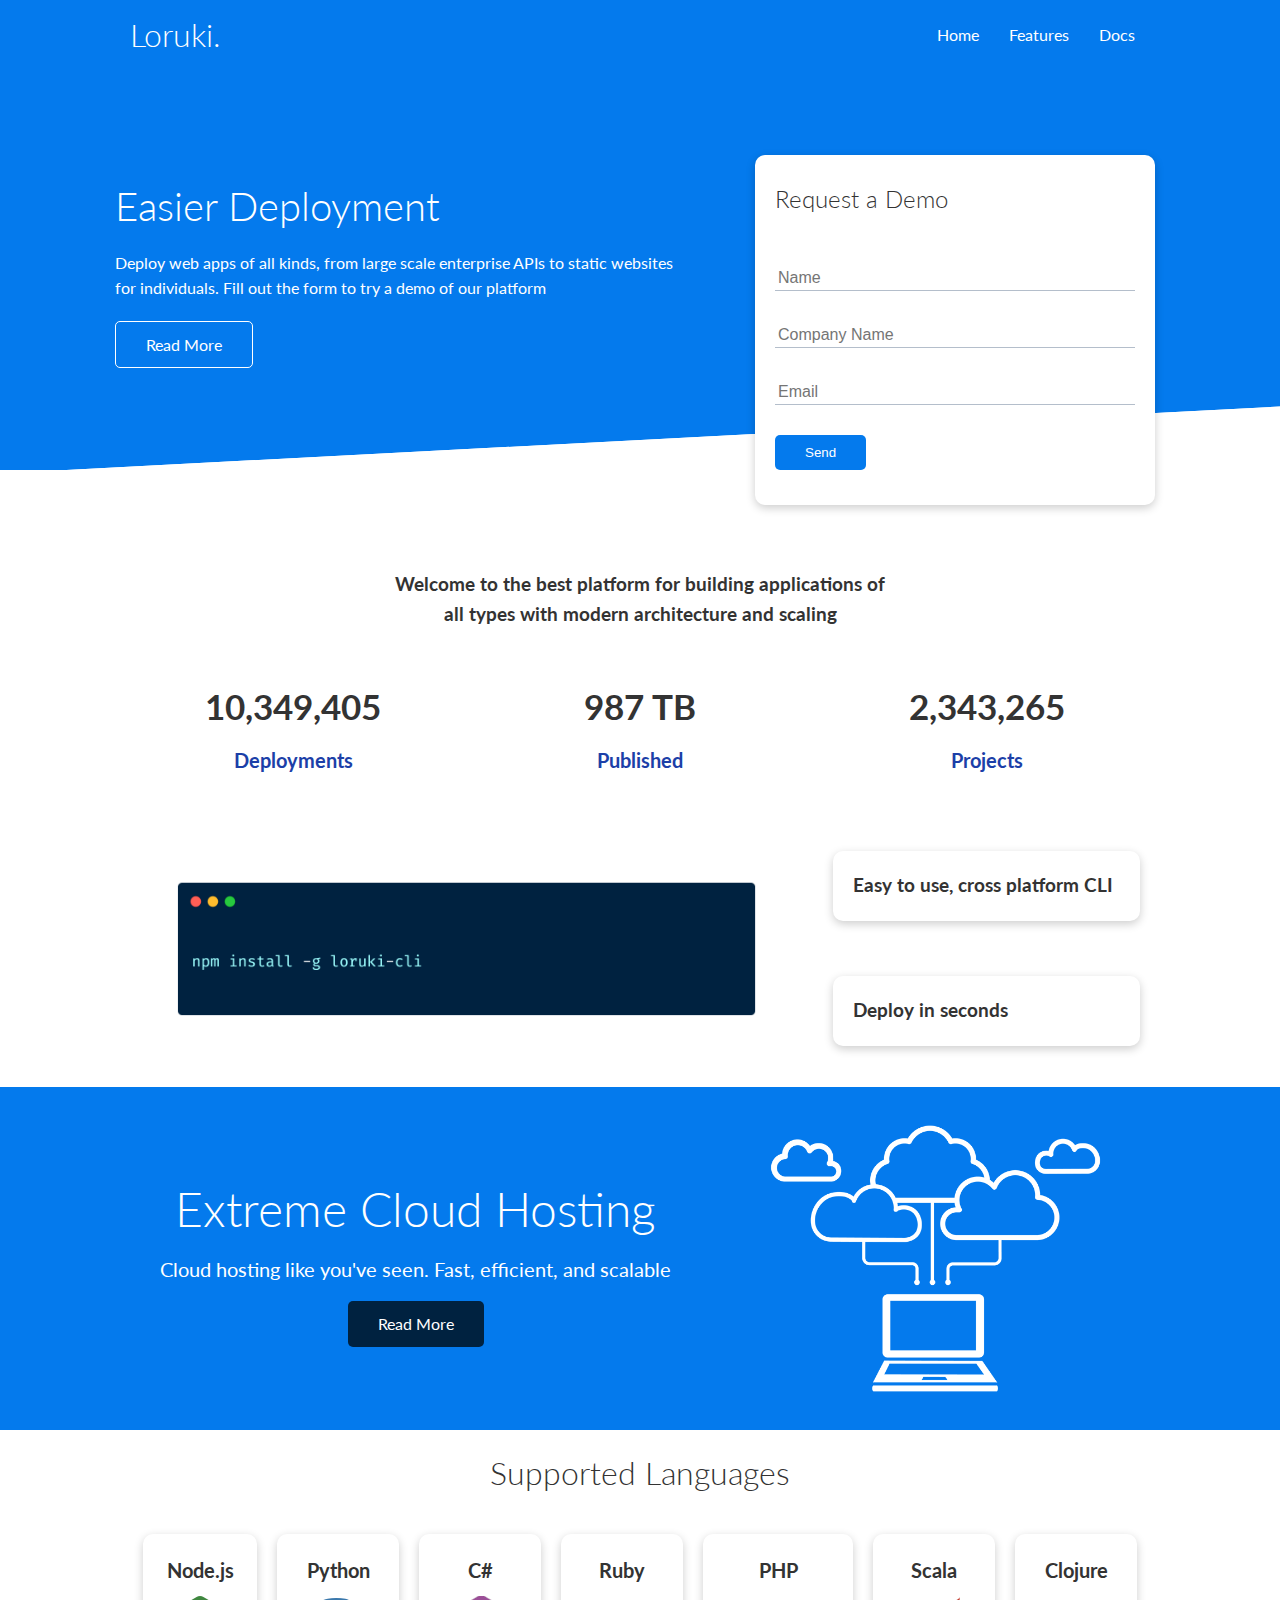
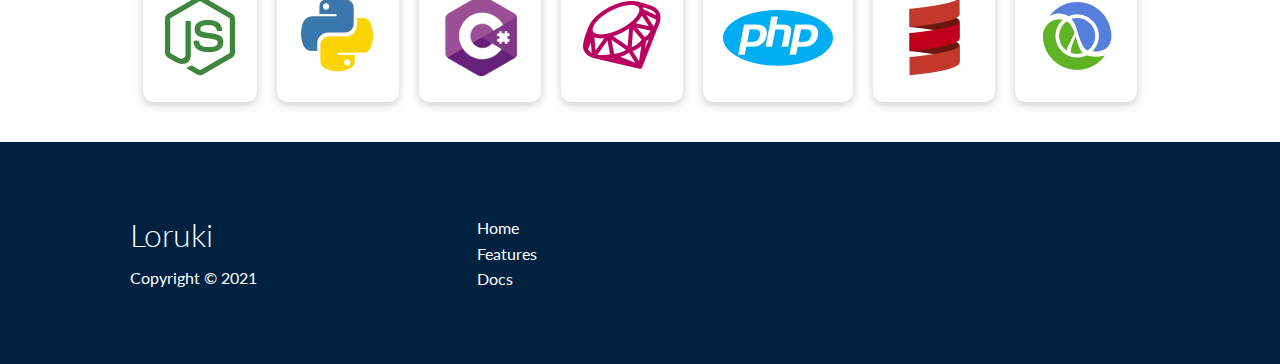
<file: index.html>
<!DOCTYPE html>
<html lang="en">
<head>
    <meta charset="UTF-8">
    <meta http-equiv="X-UA-Compatible" content="IE=edge">
    <meta name="viewport" content="width=device-width, initial-scale=1.0">
    <link rel="stylesheet" href="https://cdnjs.cloudflare.com/ajax/libs/font-awesome/5.15.3/css/all.min.css" integrity="sha512-iBBXm8fW90+nuLcSKlbmrPcLa0OT92xO1BIsZ+ywDWZCvqsWgccV3gFoRBv0z+8dLJgyAHIhR35VZc2oM/gI1w==" crossorigin="anonymous" referrerpolicy="no-referrer" /> <!-- It allows you to import icons from font awesome-->
    <link rel="stylesheet" href="css/style.css">
    <link rel="stylesheet" href="css/utilities.css">
    <title>Loruki | Cloud Hosting For Everyone</title>
</head>
<body>
  <!-- Navbar-->
  <div class="navbar">
      <div class="container flex">
          <h1 class="logo">Loruki.</h1>
          <nav>
              <ul>
                  <li><a href="index.html">Home</a></li>
                  <li><a href="features.html">Features</a></li>
                  <li><a href="docs.html">Docs</a></li>
              </ul>
          </nav>
      </div>
  </div>  

  <!-- Showcase -->
  <section class="showcase">
      <div class="container grid">
          <div class="showcase-text">
              <h1>Easier Deployment</h1>
              <p>Deploy web apps of all kinds, from large scale enterprise APIs to static websites for individuals. Fill out the form to try a demo of our platform</p>
              <a href="features.html" class="btn btn-outline">Read More</a>
          </div>

          <div class="showcase-form card">
              <h2>Request a Demo</h2>
              <form name="contact" method="POST" netlify-honeypot="bot-field" data-netlify="true">
                <input type="hidden" name="form-name" value="contact">
                <p class="hidden">
                    <label>Don’t fill this out if you’re human: <input name="bot-field" /></label>
                  </p>
                  <div class="form-control">
                      <input type="text" name="name" placeholder="Name" required>
                  </div>
                  <div class="form-control">
                      <input type="text" name="company" placeholder="Company Name" required>
                  </div>
                  <div class="form-control">
                      <input type="email" name="email" placeholder="Email" required>
                  </div>
                  <input type="submit" value="Send" class="btn btn-primary">
              </form>
          </div>
      </div>
  </section>

  <!-- Stats -->
  <section class="stats">
      <div class="container">
          <h3 class="stats-heading text-center my-1">
              Welcome to the best platform for building applications of all types with modern architecture and scaling
          </h3>

          <div class="grid grid-3 text-center my-4">
              <div>
                  <i class="fas fa-server fa-3x"></i> <!-- Syntax to import icons from font awesome -->
                  <h3>10,349,405</h3>
                  <p class="text-secondary">Deployments</p>
              </div>
              <div><i class="fas fa-upload fa-3x"></i>
                <h3>987 TB</h3>
                <p class="text-secondary">Published</p></div>
              <div>
                <i class="fas fa-project-diagram fa-3x"></i>
                <h3>2,343,265</h3>
                <p class="text-secondary">Projects</p>
              </div>
          </div>
      </div>
  </section>

  <!-- Cli -->
  <section class="cli">
      <div class="container grid">
        <img src="./images/cli.png" alt="image of the terminal running code">
        <div class="card">
            <h3>Easy to use, cross platform CLI</h3>
        </div>
        <div class="card">
            <h3>Deploy in seconds</h3>
        </div>
      </div>
    </section>

    <!-- Cloud -->
    <section class="cloud bg-primary my-2 py-2">
        <div class="container grid">
            <div class="text-center">
                <h2 class="lg">Extreme Cloud Hosting</h2>
                <p class="lead my-1">Cloud hosting like you've seen. Fast, efficient, and scalable</p>
                <a href="features.html" class="btn btn-dark">Read More</a>
            </div>
            <img src="./images/cloud.png" alt="">
        </div>
    </section>

    <!-- Languages-->
    <section class="languages">
        <h2 class="md text-center my-2">
            Supported Languages
        </h2>

        <div class="container flex">
            <div class="card">
                <h4>Node.js</h4>
                <img src="./images/logos/node.png" alt="">
            </div>
            <div class="card">
                <h4>Python</h4>
                <img src="./images/logos/python.png" alt="">
            </div>
            <div class="card">
                <h4>C#</h4>
                <img src="./images/logos/csharp.png" alt="">
            </div>
            <div class="card">
                <h4>Ruby</h4>
                <img src="./images/logos/ruby.png" alt="">
            </div>
            <div class="card">
                <h4>PHP</h4>
                <img src="./images/logos/php.png" alt="">
            </div>
            <div class="card">
                <h4>Scala</h4>
                <img src="./images/logos/scala.png" alt="">
            </div>
            <div class="card">
                <h4>Clojure</h4>
                <img src="./images/logos/clojure.png" alt="">
            </div>
        </div>
    </section>

    <!-- Footer -->
    <footer class="footer bg-dark py-5">
        <div class="container grid grid-3">
            <div>
                <h1>Loruki</h1>
                <p>Copyright &copy; 2021</p>
            </div>
            <nav>
                <ul>
                    <li><a href="index.html">Home</a></li>
                    <li><a href="features.html">Features</a></li>
                    <li><a href="docs.html">Docs</a></li>
                </ul>
            </nav>
            <div class="social">
                <a href="#"><i class="fab fa-github fa-2x"></i></a>
                <a href="#"><i class="fab fa-facebook fa-2x"></i></a>
                <a href="#"><i class="fab fa-instagram fa-2x"></i></a>
                <a href="#"><i class="fab fa-twitter fa-2x"></i></a>
            </div>
        </div>
    </footer>
</body>
</html>
</file>
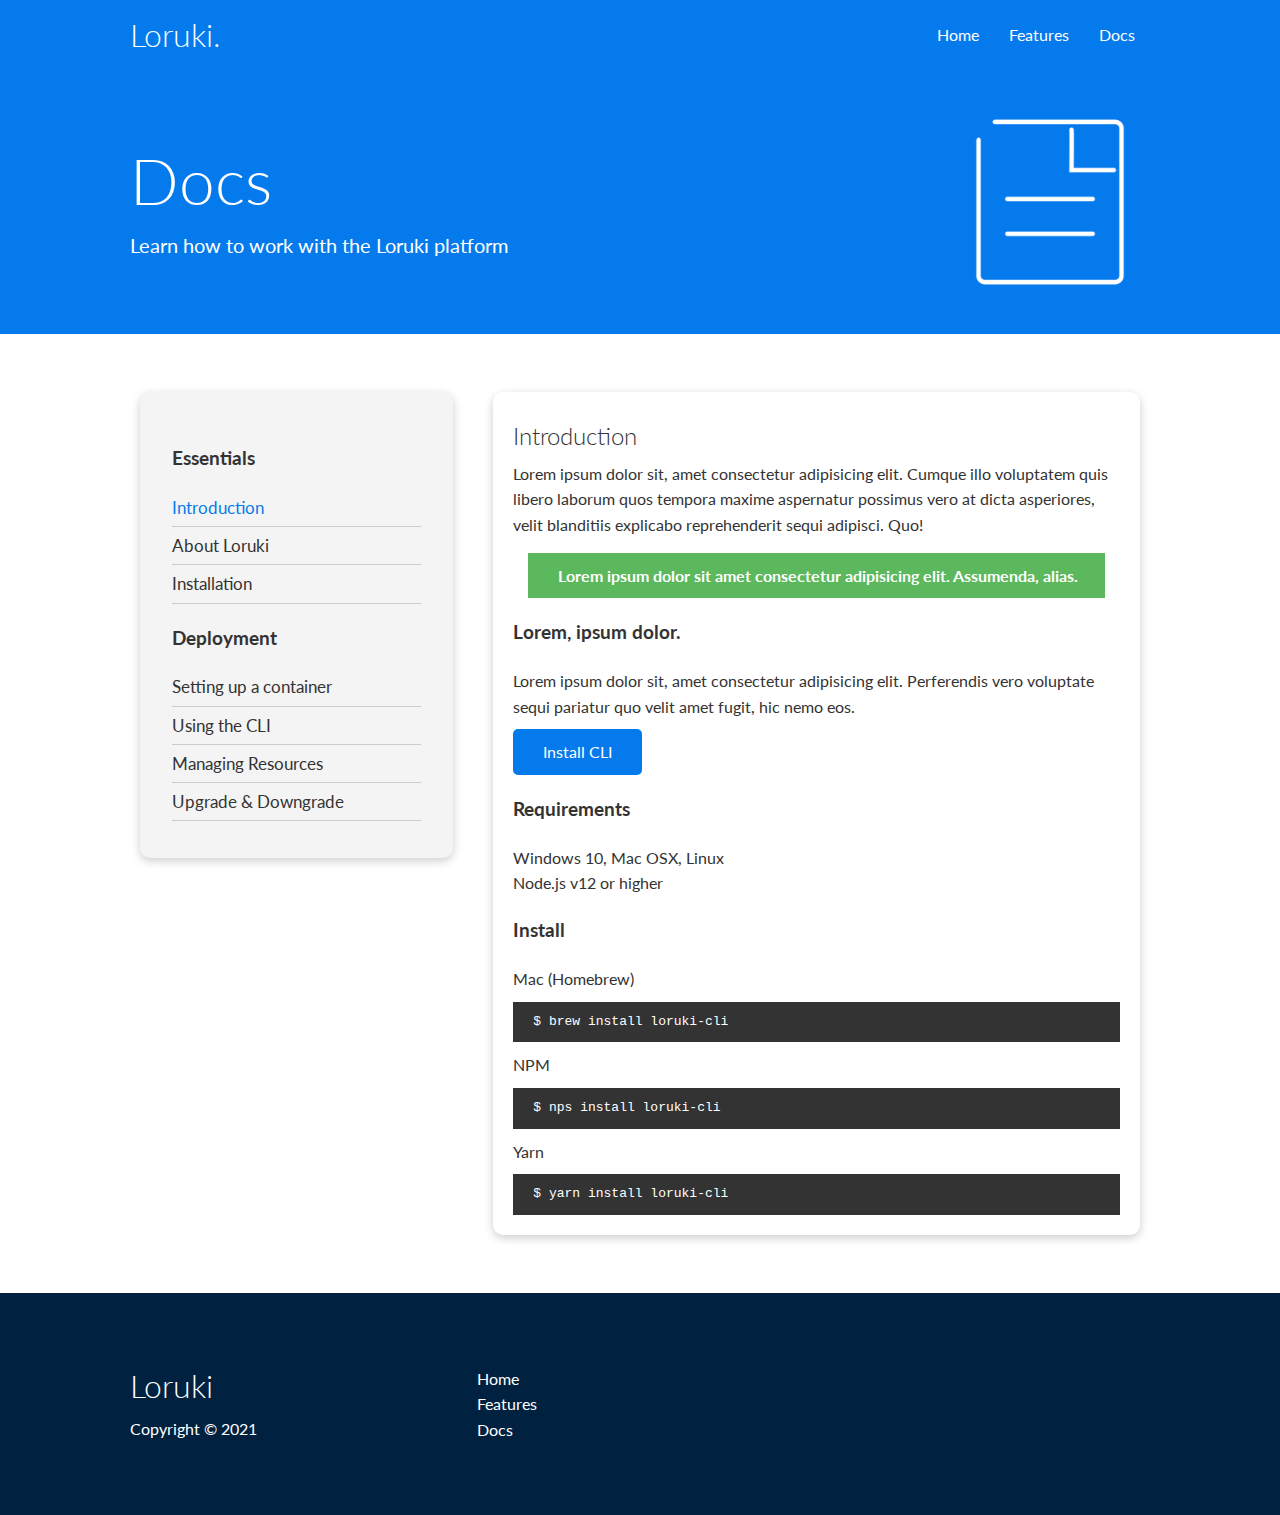
<file: docs.html>
<!DOCTYPE html>
<html lang="en">
<head>
    <meta charset="UTF-8">
    <meta http-equiv="X-UA-Compatible" content="IE=edge">
    <meta name="viewport" content="width=device-width, initial-scale=1.0">
    <link rel="stylesheet" href="https://cdnjs.cloudflare.com/ajax/libs/font-awesome/5.15.3/css/all.min.css" integrity="sha512-iBBXm8fW90+nuLcSKlbmrPcLa0OT92xO1BIsZ+ywDWZCvqsWgccV3gFoRBv0z+8dLJgyAHIhR35VZc2oM/gI1w==" crossorigin="anonymous" referrerpolicy="no-referrer" /> <!-- It allows you to import icons from font awesome-->
    <link rel="stylesheet" href="css/style.css">
    <link rel="stylesheet" href="css/utilities.css">
    <title>Loruki | Cloud Hosting For Everyone</title>
</head>
<body>
  <!-- Navbar-->
  <div class="navbar">
      <div class="container flex">
          <h1 class="logo">Loruki.</h1>
          <nav>
              <ul>
                  <li><a href="index.html">Home</a></li>
                  <li><a href="features.html">Features</a></li>
                  <li><a href="docs.html">Docs</a></li>
              </ul>
          </nav>
      </div>
  </div> 
  
    <!-- Head -->
    <section class="docs-head bg-primary py-3">
        <div class="container grid">
            <div>
                <h1 class="xl">Docs</h1>
                <p class="lead">
                    Learn how to work with the Loruki platform
                </p>
            </div>
            <img src="images/docs.png" alt="">
        </div>
    </section>

   <!-- Docs Main -->
   <section class="docs-main my-4">
       <div class="container grid">
           <div class="card bg-light p-3">
               <h3 class="my-2">Essentials</h3>
               <nav>
                   <ul>
                       <li><a class="text-primary" href="#">Introduction</a></li>
                       <li><a href="#">About Loruki</a></li>
                       <li><a href="#">Installation</a></li>
                   </ul>
               </nav>

               <h3 class="my-2">Deployment</h3>
               <nav>
                   <ul>
                       <li><a href="#">Setting up a container</a></li>
                       <li><a href="#">Using the CLI</a></li>
                       <li><a href="#">Managing Resources</a></li>
                       <li><a href="#">Upgrade & Downgrade</a></li>
                   </ul>
               </nav>
           </div>
           <div class="card">
               <h2>Introduction</h2>
               <p>Lorem ipsum dolor sit, amet consectetur adipisicing elit. Cumque illo voluptatem quis libero laborum quos tempora maxime aspernatur possimus vero at dicta asperiores, velit blanditiis explicabo reprehenderit sequi adipisci. Quo!</p>
               <div class="alert alert-success">
                   <i class="fas fa-info"></i>
                   Lorem ipsum dolor sit amet consectetur adipisicing elit. Assumenda, alias.
               </div>
               <h3>Lorem, ipsum dolor.</h3>
               <p>Lorem ipsum dolor sit, amet consectetur adipisicing elit. Perferendis vero voluptate sequi pariatur quo velit amet fugit, hic nemo eos.</p>
               <a href="#" class="btn btn-primary">Install CLI</a>
               <h3>Requirements</h3>
               <ul>
                   <li>Windows 10, Mac OSX, Linux</li>
                   <li>Node.js v12 or higher</li>
               </ul>

               <h3>Install</h3>
               <p>Mac (Homebrew)</p>
               <pre><code>$ brew install loruki-cli</code></pre>
               <p>NPM</p>
               <pre><code>$ nps install loruki-cli</code></pre>
               <p>Yarn</p>
               <pre><code>$ yarn install loruki-cli</code></pre>
           </div>
       </div>
   </section>

    <!-- Footer -->
    <footer class="footer bg-dark py-5">
        <div class="container grid grid-3">
            <div>
                <h1>Loruki</h1>
                <p>Copyright &copy; 2021</p>
            </div>
            <nav>
                <ul>
                    <li><a href="index.html">Home</a></li>
                    <li><a href="features.html">Features</a></li>
                    <li><a href="docs.html">Docs</a></li>
                </ul>
            </nav>
            <div class="social">
                <a href="#"><i class="fab fa-github fa-2x"></i></a>
                <a href="#"><i class="fab fa-facebook fa-2x"></i></a>
                <a href="#"><i class="fab fa-instagram fa-2x"></i></a>
                <a href="#"><i class="fab fa-twitter fa-2x"></i></a>
            </div>
        </div>
    </footer>
</body>
</html>
</file>
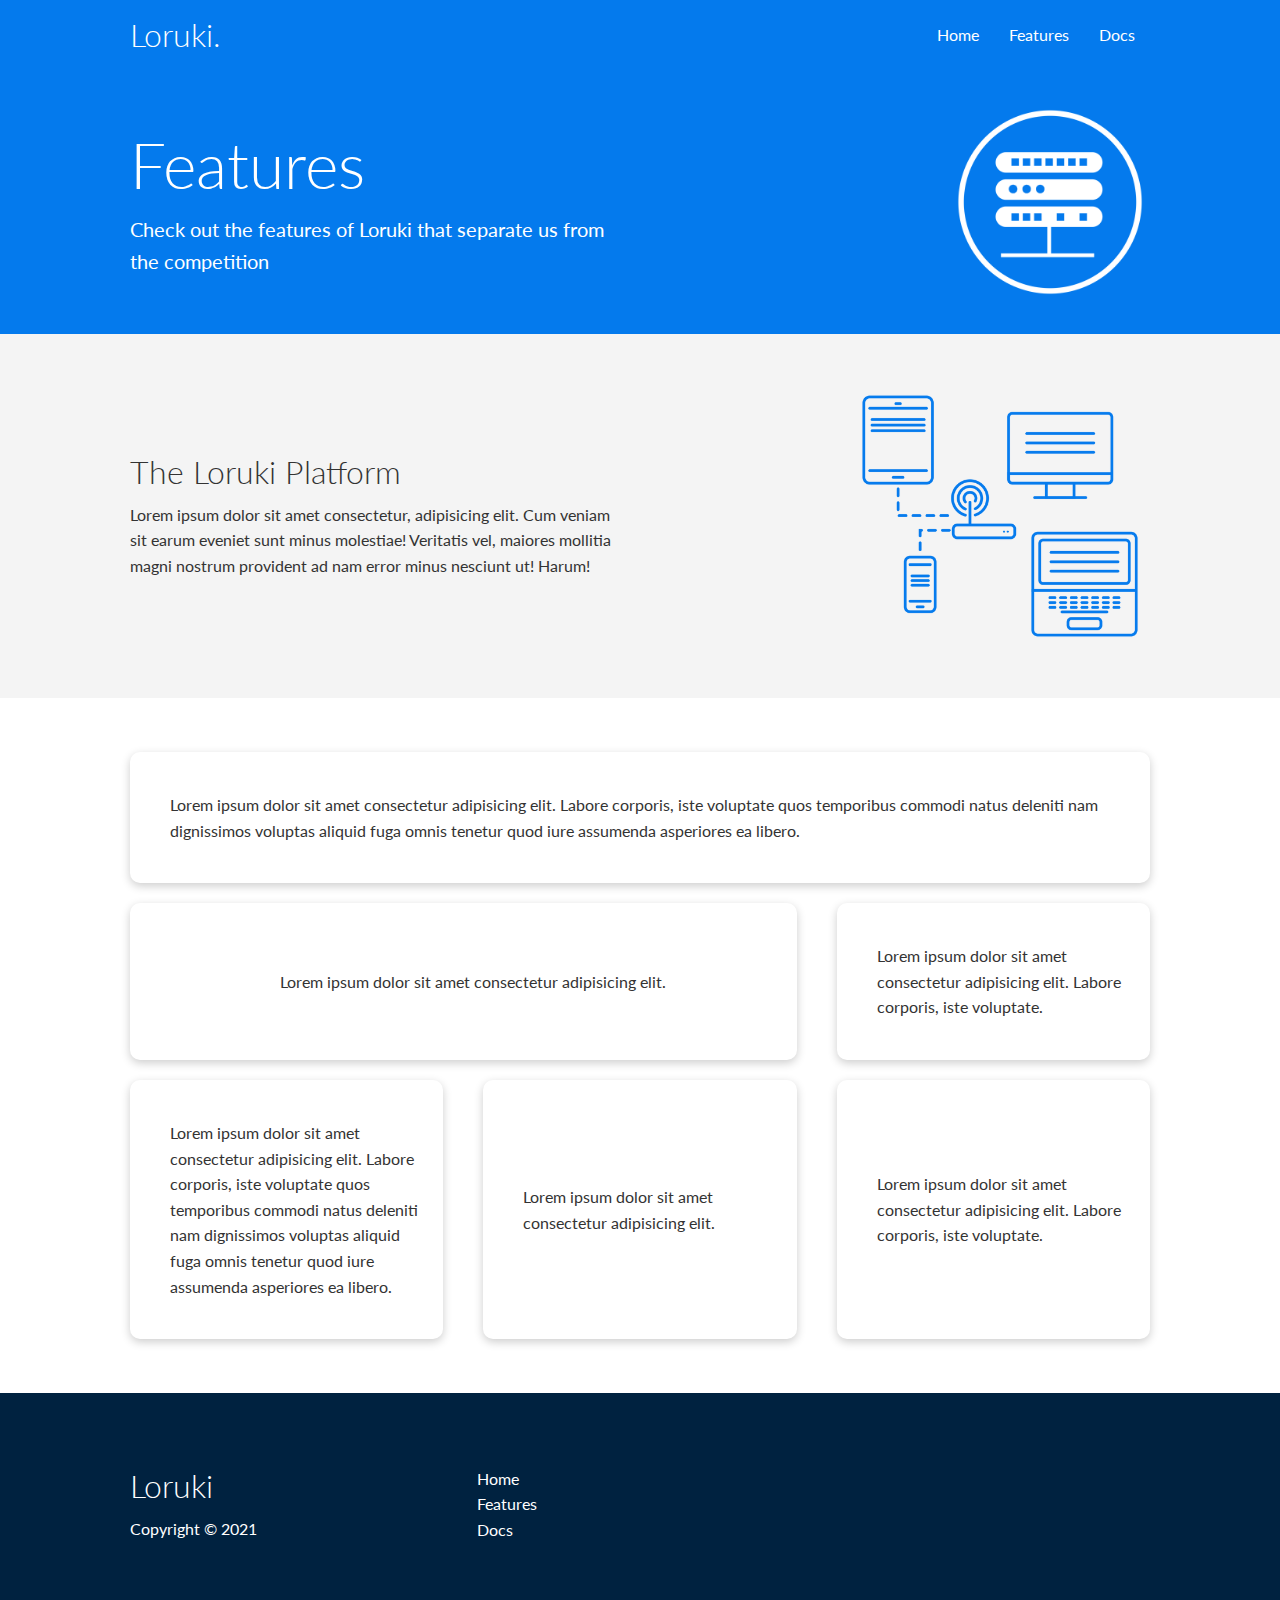
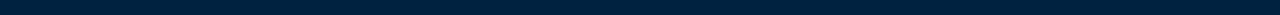
<file: features.html>
<!DOCTYPE html>
<html lang="en">
<head>
    <meta charset="UTF-8">
    <meta http-equiv="X-UA-Compatible" content="IE=edge">
    <meta name="viewport" content="width=device-width, initial-scale=1.0">
    <link rel="stylesheet" href="https://cdnjs.cloudflare.com/ajax/libs/font-awesome/5.15.3/css/all.min.css" integrity="sha512-iBBXm8fW90+nuLcSKlbmrPcLa0OT92xO1BIsZ+ywDWZCvqsWgccV3gFoRBv0z+8dLJgyAHIhR35VZc2oM/gI1w==" crossorigin="anonymous" referrerpolicy="no-referrer" /> <!-- It allows you to import icons from font awesome-->
    <link rel="stylesheet" href="css/style.css">
    <link rel="stylesheet" href="css/utilities.css">
    <title>Loruki | Cloud Hosting For Everyone</title>
</head>
<body>
  <!-- Navbar-->
  <div class="navbar">
      <div class="container flex">
          <h1 class="logo">Loruki.</h1>
          <nav>
              <ul>
                  <li><a href="index.html">Home</a></li>
                  <li><a href="features.html">Features</a></li>
                  <li><a href="docs.html">Docs</a></li>
              </ul>
          </nav>
      </div>
  </div> 
  
    <!-- Head -->
    <section class="features-head bg-primary py-3">
        <div class="container grid">
            <div>
                <h1 class="xl">Features</h1>
                <p class="lead">
                    Check out the features of Loruki that separate us from the competition
                </p>
            </div>
            <img src="images/server.png" alt="">
        </div>
    </section>

    <!-- Sub head -->
    <section class="features-sub-head bg-light py-3">
        <div class="container grid">
            <div>
                <h1 class="md">The Loruki Platform</h1>
                <p>
                    Lorem ipsum dolor sit amet consectetur, adipisicing elit. Cum veniam sit earum eveniet sunt minus molestiae! Veritatis vel, maiores mollitia magni nostrum provident ad nam error minus nesciunt ut! Harum!
                </p>
            </div>
            <img src="images/server2.png" alt="">
        </div>
    </section>

    <section class="features-main my-2">
        <div class="container grid grid-3">
            <div class="card flex">
                <i class="fas fa-server fa-3x"></i>  
                <p>Lorem ipsum dolor sit amet consectetur adipisicing elit. Labore corporis, iste voluptate quos temporibus commodi natus deleniti nam dignissimos voluptas aliquid fuga omnis tenetur quod iure assumenda asperiores ea libero.</p>
            </div>
            <div class="card flex">
                <i class="fas fa-server fa-3x"></i>  
                <p>Lorem ipsum dolor sit amet consectetur adipisicing elit. </p>
            </div>
            <div class="card flex">
                <i class="fas fa-laptop-code fa-3x"></i>  
                <p>Lorem ipsum dolor sit amet consectetur adipisicing elit. Labore corporis, iste voluptate.</p>
            </div>
            <div class="card flex">
                <i class="fas fa-database fa-3x"></i>  
                <p>Lorem ipsum dolor sit amet consectetur adipisicing elit. Labore corporis, iste voluptate quos temporibus commodi natus deleniti nam dignissimos voluptas aliquid fuga omnis tenetur quod iure assumenda asperiores ea libero.</p>
            </div>
            <div class="card flex">
                <i class="fas fa-power-off fa-3x"></i>  
                <p>Lorem ipsum dolor sit amet consectetur adipisicing elit.</p>
            </div>
            <div class="card flex">
                <i class="fas fa-upload fa-3x"></i>  
                <p>Lorem ipsum dolor sit amet consectetur adipisicing elit. Labore corporis, iste voluptate.</p>
            </div>
        </div>
    </section>

    <!-- Footer -->
    <footer class="footer bg-dark py-5">
        <div class="container grid grid-3">
            <div>
                <h1>Loruki</h1>
                <p>Copyright &copy; 2021</p>
            </div>
            <nav>
                <ul>
                    <li><a href="index.html">Home</a></li>
                    <li><a href="features.html">Features</a></li>
                    <li><a href="docs.html">Docs</a></li>
                </ul>
            </nav>
            <div class="social">
                <a href="#"><i class="fab fa-github fa-2x"></i></a>
                <a href="#"><i class="fab fa-facebook fa-2x"></i></a>
                <a href="#"><i class="fab fa-instagram fa-2x"></i></a>
                <a href="#"><i class="fab fa-twitter fa-2x"></i></a>
            </div>
        </div>
    </footer>
</body>
</html>
</file>
<file: css/style.css>
@import url('https://fonts.googleapis.com/css2?family=Lato:wght@300&display=swap');

/* Base Style */
:root {
    --primary-color: #047aed;
    --secondary-color: #1c3fa8;
    --dark-color: #002240;
    --light-color: #f4f4f4;
    --success-color: #5cb85c;
    --error-color: #d9534f;

}

* {
    box-sizing: border-box;
    padding: 0;
    margin: 0;
}

body{
    font-family: 'Lato', sans-serif;
    color: #333;
    line-height: 1.6;
}

ul {
    list-style-type: none;
}

a {
    text-decoration: none;
    color:#333;
}

h1,
h2 {
    font-weight: 300;
    line-height: 1.2;
    margin: 10px 0;
}

p{
    margin: 10px 0;
}

img {
    width: 100%;
}

code, pre {
    background: #333;
    color: #fff;
    padding: 10px;
}

.hidden {
    visibility: hidden;
    height: 0;
}

/* Navbar */
.navbar {
    background-color: var(--primary-color);
    color: white;
    height: 70px;
}

.navbar ul {
    display:flex;
}

.navbar a{
    color: #fff;
    padding: 10px;
    margin: 0 5px;
}

.navbar a:hover{
    border-bottom: 2px #fff solid;
}

.navbar .flex{
    justify-content: space-between;
}

/* Showcase */
.showcase {
    height: 400px;
    background-color: var(--primary-color);
    color: #fff;
    position: relative;
}

.showcase h1{
    font-size: 40px;
}

.showcase p{
    margin: 20px 0;
}

.showcase .grid{
    overflow: visible;
    grid-template-columns: 55% 45%;
    gap: 30px;
}

.showcase-text {
    animation: slideInFromLeft 1s ease-in;
}

.showcase-form {
    position: relative;
    top: 60px;
    height: 350px;
    width: 400px;
    padding: 40px;
    z-index: 100;
    justify-self: flex-end;
    animation: slideInFromRight 1s ease-in;
}

.showcase-form .form-control{
    margin: 30px 0;
}

.showcase-form input[type='text'],
.showcase-form input[type='email']{
    border: 0;
    border-bottom: 1px solid #b4becb;
    width: 100%;
    padding: 3px;
    font-size: 16px;
}

.showcase-form input:focus{
    outline: none;
}

.showcase::before,
.showcase::after{
    content: '';
    position: absolute;
    height: 100px;
    bottom: -70px;
    right: 0;
    left: 0;
    background: #fff;
    transform: skewY(-3deg);
    -webkit-transform: skewY(-3deg);
    -moz-transform: skewY(-3deg);
    -ms-transform: skewY(-3deg);
}

/* Stats */
.stats{
    padding-top: 100px;
    animation: slideInFromBottom 1s ease-in;
}

.container .stats-heading{
    max-width: 500px;
    margin: auto; 
}

.stats .grid h3{
    font-size: 35px;
}

.stats .grid p{
    font-size: 20px;
    font-weight: bold;
}

/* CLI */
.cli .grid {
    grid-template-columns: repeat(3, 1fr);
    grid-template-rows: repeat(2, 1fr);
}

.cli .grid > *:first-child{
    grid-column: 1 / span 2;
    grid-row: 1 / span 2;
}

/* Cloud */
.cloud .grid{
    grid-template-columns: 4fr 3fr;
}

/* Languages */
.languages .flex{
    flex-wrap: wrap;
}

.languages .card{
    text-align: center;
    margin: 18px 10px 40px;
    transition: transform 0.2s ease-in;
}

.languages .card h4 {
    font-size: 20px;
    margin-bottom: 10px;
}

.languages .card:hover{
    transform: translateY(-15px);
}

/* Features */
.features-head img,
.docs-head img{
    width: 200px;
    justify-self: flex-end;
}

.features-sub-head img{
    width: 300px;
    justify-self: flex-end;
}

.features-main .card > i{
    margin-right: 20px;
}

.features-main .grid{
    padding: 30px;
}

.features-main .grid > *:first-child{
    grid-column: 1 / span 3;
}

.features-main .grid > *:nth-child(2){
    grid-column: 1 / span 2;
}

/* Docs */
.docs-main h3{
    margin: 20px 0;
}

.docs-main .grid{
    grid-template-columns: 1fr 2fr;
    align-items: flex-start;
}

.docs-main nav li{
    font-size: 17px;
    padding-bottom: 5px;
    margin-bottom: 5px;
    border-bottom: 1px #ccc solid;
}

.docs-main a:hover{
    font-weight: bold;
}



/* Footer */
.footer .social a{
    margin:0 10px;
}

/* Animations */
@keyframes slideInFromLeft {
    0% {
        transform: translateX(-100%);
    }

    100% {
        transform: translateX(0);
    }
}
@keyframes slideInFromRight {
    0% {
        transform: translateX(100%);
    }

    100% {
        transform: translateX(0);
    }
}
@keyframes slideInFromTop {
    0% {
        transform: translateY(-100%);
    }

    100% {
        transform: translateY(0);
    }
}
@keyframes slideInFromBottom {
    0% {
        transform: translateY(100%);
    }

    100% {
        transform: translateY(0);
    }
}

/* Tablets and under */
@media(max-width: 768px){
    .grid,
    .showcase .grid,
    .stats .grid,
    .cli .grid,
    .cloud .grid, 
    .features-main .grid,
    .features-head .grid,
    .docs-main .grid,
    .docs-head .grid{
        grid-template-columns: 1fr;
        grid-template-rows: 1fr;
    }

    .showcase{
        height: auto;
    }

    .showcase-text {
        text-align: center;
        margin-top: 40px;
        animation: slideInFromTop 1s ease-in;
    }

    .showcase-form{
        justify-self: center;
        margin: auto;
        animation: slideInFromBottom 1s ease-in;
    }

    .cli .grid > *:first-child{
        grid-column: 1;
        grid-row: 1;
    }

    .footer .social a{
        margin: 10px;
        padding: 10px
    }

    .features-head,
    .features-sub-head,
    .docs-head {
        text-align: center;
        
    }
    .features-head img,
    .features-sub-head img,
    .docs-head img{
        justify-self: center;

    }

    .features-main .grid > *:first-child,
    .features-main .grid > *:nth-child(2){
        grid-column: 1fr;
    }

}


/* Mobile */
@media(max-width: 500px){
    .navbar{
        height: 110px;
    }

    .navbar .flex{
        flex-direction: column;
    }

    .navbar ul{
        padding: 10px;
        background-color: rgba(0,0,0,0.1);
    }

    

}
</file>
<file: css/utilities.css>
/* Utilities - Our Framework*/
.container {
    max-width: 1100px;
    margin: 0 auto;
    overflow: auto;
    padding: 0 40px;
}

.card {
    background-color: #fff;
    color: #333;
    border-radius: 10px;
    box-shadow: 0 3px 10px rgba(0, 0, 0, 0.2); /* Horizontal offset - Vertical Offset - Shadow Blur - Shadow Color*/
    padding: 20px;
    margin: 10px;
}

.btn {
    display: inline-block;
    padding: 10px 30px;
    cursor: pointer;
    background: var(--primary-color);
    color: #fff;
    border: none;
    border-radius: 5px;
}

.btn-outline{
    background-color: transparent;
    border: 1px solid #fff;
}

.btn:hover{
    transform: scale(0.98);
}

/* Background & colored buttons */
.bg-primary,
.btn-primary{
   background-color: var(--primary-color); 
   color: #fff;
}

.bg-secondary,
.btn-secondary{
   background-color: var(--secondary-color); 
   color: #fff;
}

.bg-dark,
.btn-dark{
   background-color: var(--dark-color); 
   color: #fff;
}

.bg-light,
.btn-light{
   background-color: var(--light-color); 
   color: #333;
}


.bg-primary a,
.btn-primary a,
.bg-secondary a,
.btn-secondary a,
.bg-dark a,
.btn-dark a{
    color: #fff;
}

/* Text colors */
.text-primary{
   color: var(--primary-color); 
   
}
.text-secondary{
   color: var(--secondary-color); 
}   

.text-dark{
   color: var(--dark-color); 
}

.text-light{
   color: var(--light-color); 
}



/* Text Sizes */

.lead{
    font-size: 20px;
}

.sm{
    font-size: 1rem;
}

.md {
    font-size: 2rem;
}

.lg{
    font-size: 3rem;
}

.xl{
    font-size: 4rem;
}


.text-center{
    text-align: center;
}

/* Alert */
.alert {
    background-color: var(--light-color);
    padding: 10px 20px;
    font-weight: bold;
    margin: 15px;
}

.alert i{
    margin-right: 10px;
}

.alert-success{
    background-color: var(--success-color);
    color: #fff;
}

.alert-error{
    background-color: var(--error-color);
    color: #fff;
}

.flex{
    display: flex;
    /* flex-direction: column; Directs the flexbox in the vertical direction*/
    justify-content: center;
    align-items: center;
    height: 100%;
}

.grid {
    display: grid;
    grid-template-columns: repeat(2, 1fr);
    gap: 20px;
    justify-content: center;
    align-items: center;
    height: 100%;
}

.grid-3{
    grid-template-columns: repeat(3, 1fr);
}

/* Margin */
.my-1{
    margin: 1rem 0; /* Multiplies of the font size form the basic HTML info*/
}

.my-2{
    margin: 1.5rem 0;
}

.my-3{
    margin: 2rem 0;
}

.my-4{
    margin: 3rem 0;
}

.my-5{
    margin: 4rem 0;
}

.m-1{
    margin: 1rem; 
}

.m-2{
    margin: 1.5rem;
}

.m-3{
    margin: 2rem;
}

.m-4{
    margin: 3rem;
}

.m-5{
    padding: 4rem;
}

/* Padding */
.py-1{
    padding: 1rem 0; 
}

.py-2{
    padding: 1.5rem 0;
}

.py-3{
    padding: 2rem 0;
}

.py-4{
    padding: 3rem 0;
}

.py-5{
    padding: 4rem 0;
}

.p-1{
    padding: 1rem; 
}

.p-2{
    padding: 1.5rem;
}

.p-3{
    padding: 2rem;
}

.p-4{
    padding: 3rem;
}

.p-5{
    padding: 4rem;
}
</file>
